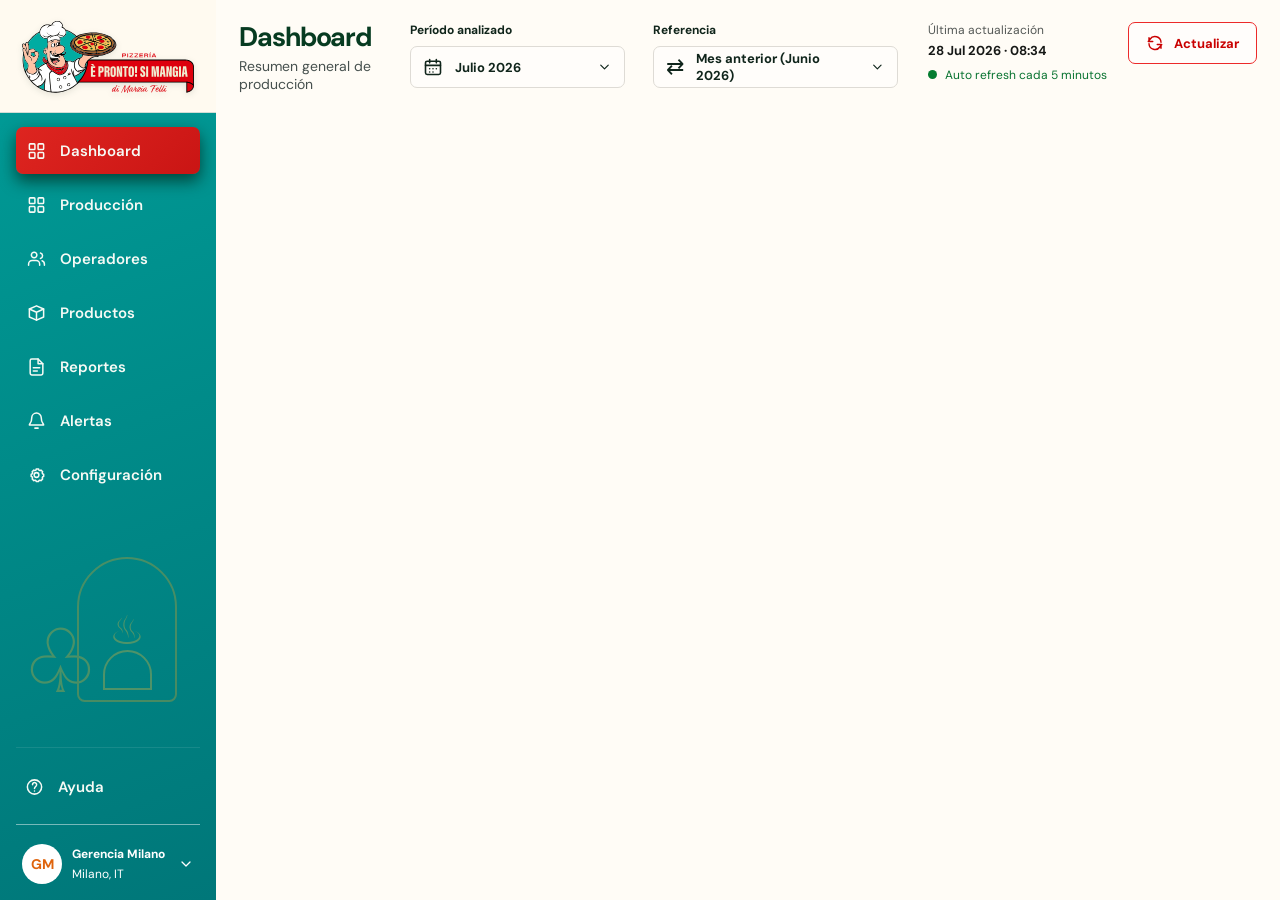
<file: index.html>
<!doctype html>
<html lang="es">
  <head>
    <meta charset="UTF-8" />
    <meta name="viewport" content="width=device-width, initial-scale=1.0" />
    <meta http-equiv="refresh" content="0; url=analitics/pages/dashboard.html" />
    <title>EPSM Manager Analytics</title>
  </head>
  <body></body>
</html>
</file>
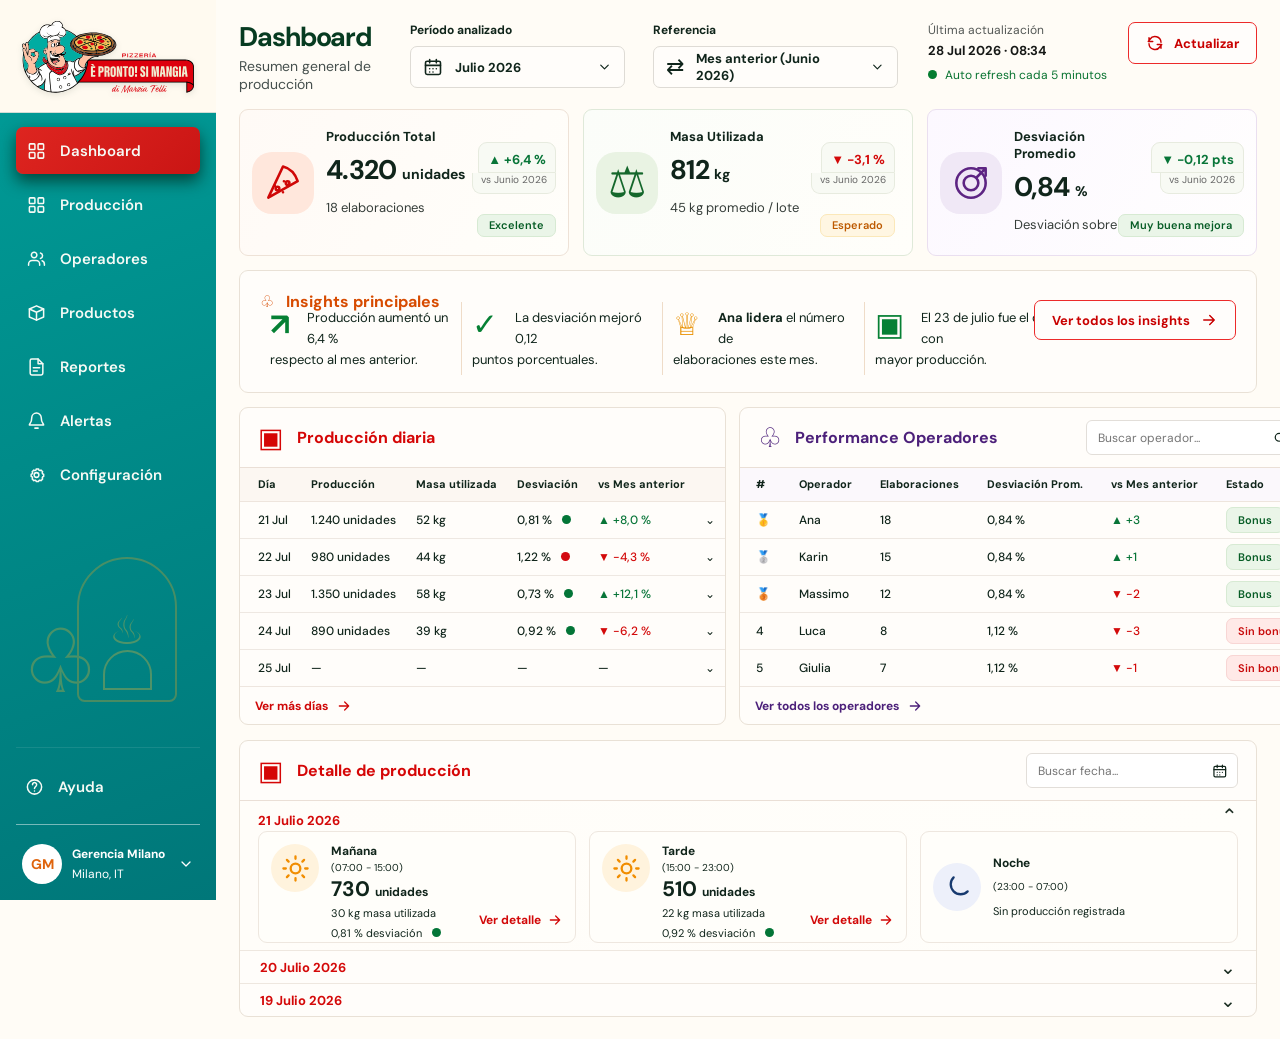
<file: analitics/pages/dashboard.html>
<!doctype html>
<html lang="es">
  <head>
    <meta charset="UTF-8" />
    <meta name="viewport" content="width=device-width, initial-scale=1.0" />
    <title>EPSM Manager Analytics</title>
    <link rel="preconnect" href="https://fonts.googleapis.com" />
    <link rel="preconnect" href="https://fonts.gstatic.com" crossorigin />
    <link href="https://fonts.googleapis.com/css2?family=DM+Sans:opsz,wght@9..40,400;9..40,500;9..40,600;9..40,700&family=Playfair+Display:ital,wght@0,600;0,700;1,600&display=swap" rel="stylesheet" />
    <link rel="stylesheet" href="../css/theme.css" />
    <link rel="stylesheet" href="../css/layout.css" />
    <link rel="stylesheet" href="../css/components.css" />
    <link rel="stylesheet" href="../css/dashboard.css" />
  </head>
  <body>
    <svg class="icon-sprite" aria-hidden="true">
      <symbol id="i-grid" viewBox="0 0 24 24"><rect x="3" y="3" width="7" height="7" rx="1"/><rect x="14" y="3" width="7" height="7" rx="1"/><rect x="3" y="14" width="7" height="7" rx="1"/><rect x="14" y="14" width="7" height="7" rx="1"/></symbol>
      <symbol id="i-users" viewBox="0 0 24 24"><path d="M16 20v-1.5a4.5 4.5 0 0 0-4.5-4.5h-5A4.5 4.5 0 0 0 2 18.5V20"/><circle cx="9" cy="7" r="3.5"/><path d="M17 4.5a3.5 3.5 0 0 1 0 6.8M22 20v-1.5a4.5 4.5 0 0 0-3-4.25"/></symbol>
      <symbol id="i-box" viewBox="0 0 24 24"><path d="m3 7 9-4 9 4v10l-9 4-9-4z"/><path d="m3 7 9 4 9-4M12 11v10"/></symbol>
      <symbol id="i-file" viewBox="0 0 24 24"><path d="M14 2H6a2 2 0 0 0-2 2v16a2 2 0 0 0 2 2h12a2 2 0 0 0 2-2V8z"/><path d="M14 2v6h6M8 13h8M8 17h5"/></symbol>
      <symbol id="i-bell" viewBox="0 0 24 24"><path d="M18 8a6 6 0 0 0-12 0c0 7-3 7-3 9h18c0-2-3-2-3-9M10 21h4"/></symbol>
      <symbol id="i-settings" viewBox="0 0 24 24"><circle cx="12" cy="12" r="3"/><path d="M19.4 15a1.7 1.7 0 0 0 .34 1.88l.06.06-2.15 2.15-.06-.06a1.7 1.7 0 0 0-1.88-.34 1.7 1.7 0 0 0-1.03 1.56v.1h-3.05v-.1A1.7 1.7 0 0 0 10.6 18.7a1.7 1.7 0 0 0-1.88.34l-.06.06-2.15-2.15.06-.06A1.7 1.7 0 0 0 6.9 15a1.7 1.7 0 0 0-1.56-1.03h-.1v-3.05h.1A1.7 1.7 0 0 0 6.9 9.9a1.7 1.7 0 0 0-.34-1.88L6.5 7.96l2.15-2.15.06.06a1.7 1.7 0 0 0 1.88.34 1.7 1.7 0 0 0 1.03-1.56v-.1h3.05v.1A1.7 1.7 0 0 0 15.7 6.2a1.7 1.7 0 0 0 1.88-.34l.06-.06 2.15 2.15-.06.06a1.7 1.7 0 0 0-.34 1.88 1.7 1.7 0 0 0 1.56 1.03h.1v3.05h-.1A1.7 1.7 0 0 0 19.4 15Z"/></symbol>
      <symbol id="i-calendar" viewBox="0 0 24 24"><rect x="3" y="5" width="18" height="16" rx="2"/><path d="M16 3v4M8 3v4M3 10h18M8 14h.01M12 14h.01M16 14h.01M8 18h.01M12 18h.01"/></symbol>
      <symbol id="i-search" viewBox="0 0 24 24"><circle cx="11" cy="11" r="6"/><path d="m16 16 4 4"/></symbol>
      <symbol id="i-refresh" viewBox="0 0 24 24"><path d="M20 11a8 8 0 0 0-14.7-4L3 10M4 5v5h5M4 13a8 8 0 0 0 14.7 4L21 14M20 19v-5h-5"/></symbol>
      <symbol id="i-chevron" viewBox="0 0 24 24"><path d="m6 9 6 6 6-6"/></symbol>
      <symbol id="i-arrow" viewBox="0 0 24 24"><path d="M5 12h14M13 6l6 6-6 6"/></symbol>
      <symbol id="i-help" viewBox="0 0 24 24"><circle cx="12" cy="12" r="9"/><path d="M9.5 9a2.6 2.6 0 1 1 4.65 1.6c-1.15 1.4-2.15 1.53-2.15 3.4M12 17h.01"/></symbol>
      <symbol id="i-pizza" viewBox="0 0 24 24"><path d="M4 20 12 3c3.8 1 6.6 3.8 8 8z"/><path d="M7.5 13.5h.01M12.5 11h.01M12 17h.01"/><circle cx="9" cy="15" r="1"/><circle cx="14.5" cy="12" r="1"/></symbol>
      <symbol id="i-target" viewBox="0 0 24 24"><circle cx="12" cy="12" r="8"/><circle cx="12" cy="12" r="4"/><path d="m15 9 5-5M16 4h4v4"/></symbol>
      <symbol id="i-sun" viewBox="0 0 24 24"><circle cx="12" cy="12" r="4"/><path d="M12 2v2M12 20v2M4.9 4.9l1.4 1.4M17.7 17.7l1.4 1.4M2 12h2M20 12h2M4.9 19.1l1.4-1.4M17.7 6.3l1.4-1.4"/></symbol>
      <symbol id="i-moon" viewBox="0 0 24 24"><path d="M20.4 15.2A8 8 0 0 1 8.8 3.6 8 8 0 1 0 20.4 15.2Z"/></symbol>
    </svg>
    <aside class="sidebar">
      <img class="brand" src="../../assets/logo.svg" alt="Trattoria EPSM Manager Analytics" />
      <nav class="main-nav" aria-label="Navegación principal">
        <a class="nav-link active" href="#"><svg><use href="#i-grid"/></svg>Dashboard</a><a class="nav-link" href="#"><svg><use href="#i-grid"/></svg>Producción</a><a class="nav-link" href="#"><svg><use href="#i-users"/></svg>Operadores</a><a class="nav-link" href="#"><svg><use href="#i-box"/></svg>Productos</a><a class="nav-link" href="#"><svg><use href="#i-file"/></svg>Reportes</a><a class="nav-link" href="#"><svg><use href="#i-bell"/></svg>Alertas</a><a class="nav-link" href="#"><svg><use href="#i-settings"/></svg>Configuración</a>
      </nav>
      <div class="sidebar-illustration" aria-hidden="true"><div class="plant">♧</div><div class="oven"><span>♨</span></div></div>
      <div class="sidebar-footer"><a class="nav-link" href="#"><svg><use href="#i-help"/></svg>Ayuda</a><div class="profile"><span class="avatar">GM</span><span><strong>Gerencia Milano</strong><small>Milano, IT</small></span><svg><use href="#i-chevron"/></svg></div></div>
    </aside>
    <main class="dashboard">
      <header class="topbar">
        <div><h1>Dashboard</h1><p>Resumen general de producción</p></div>
        <div class="filters"><label>Período analizado<span class="select-control"><svg><use href="#i-calendar"/></svg>Julio 2026<svg class="chevron"><use href="#i-chevron"/></svg></span></label><label>Referencia<span class="select-control wide"><span class="switch">⇄</span>Mes anterior (Junio 2026)<svg class="chevron"><use href="#i-chevron"/></svg></span></label></div>
        <div class="refresh"><span>Última actualización</span><strong>28 Jul 2026 · 08:34</strong><em><i></i>Auto refresh cada 5 minutos</em></div><button class="button-outline"><svg><use href="#i-refresh"/></svg>Actualizar</button>
      </header>
      <div id="summary-root"></div>
      <div id="insights-root"></div>
      <section class="data-grid">
        <div id="production-summary-root"></div>
        <div id="operators-root"></div>
      </section>
      <div id="production-detail-root"></div>
    </main>
    <script type="module" src="../js/app.js"></script>
  </body>
</html>
</file>
<file: analitics/css/theme.css>
/* ==========================================================
   DESIGN TOKENS
   ========================================================== */
:root{
    --green:#003f25;
    --green-2:#086331;
    --red:#d80b0b;
    --cream:#fffcf6;
    --paper:#fffefa;
    --ink:#10251b;
    --muted:#53605b;
    --line:#e9e1d6;
    --orange:#df5b00;
    --purple:#522486;
    --soft-red:#fff7f3;
    --soft-green:#f7fbf4;
    --soft-purple:#fbf8ff;
    --success:#057134;
    --danger:#dc1010;
    font-family:'DM Sans',Arial,sans-serif;
    color:var(--ink);
    font-synthesis:none
}

/* ==========================================================
   GLOBAL RESET
   ========================================================== */
*{
    box-sizing:border-box
}

body{
    margin:0;
    background:var(--cream);
    font-size:14px
}

/* ==========================================================
   GLOBAL ELEMENTS
   ========================================================== */
.icon-sprite{
    display:none
}

svg{
    width:20px;
    height:20px;
    fill:none;
    stroke:currentColor;
    stroke-width:1.9;
    stroke-linecap:round;
    stroke-linejoin:round
}

button,input{
    font:inherit
}

button{
    cursor:pointer
}
</file>
<file: analitics/css/layout.css>
/* ==========================================================
   APPLICATION SIDEBAR
   ========================================================== */
.sidebar{
    position:fixed;
    inset:0 auto 0 0;
    width:216px;
    padding:21px 16px 16px;
    background:linear-gradient(160deg,#009e99 0%,#008b89 48%,#007779 100%);
    color:#fff;
    display:flex;
    flex-direction:column;
    overflow:hidden
}

.sidebar:before{
    content:'';
    position:absolute;
    inset:0 0 auto;
    height:112px;
    background:#fffaf0;
    border-bottom:1px solid rgba(0,89,91,.18)
}

.brand{
    position:relative;
    z-index:1;
    width:172px;
    height:73px;
    object-fit:contain;
    margin:0 auto 18px;
    filter:drop-shadow(0 2px 3px rgba(20,43,32,.12))
}

.main-nav{
    position:relative;
    z-index:1;
    border-top:1px solid rgba(255,255,255,.19);
    padding-top:15px;
    display:grid;
    gap:7px
}

.nav-link{
    height:47px;
    color:#f6faf5;
    text-decoration:none;
    display:flex;
    align-items:center;
    gap:14px;
    padding:0 11px;
    border-radius:7px;
    font-size:15px;
    font-weight:600
}

.nav-link svg{
    width:19px
}

.nav-link.active{
    background:linear-gradient(135deg,#de2520,#ca1514);
    box-shadow:0 7px 16px #001f10aa
}

.sidebar-illustration{
    height:1px;
    flex:1;
    min-height:250px;
    position:relative;
    opacity:.35;
    border-bottom:1px solid #ffffff44
}

.oven{
    position:absolute;
    bottom:45px;
    left:61px;
    width:100px;
    height:145px;
    border:2px solid #cda12d;
    border-radius:52px 52px 8px 8px;
    color:#e1b53c;
    display:grid;
    place-items:center;
    font-size:40px
}

.oven:after{
    content:'';
    position:absolute;
    bottom:10px;
    width:45px;
    height:36px;
    border:2px solid #e1b53c;
    border-radius:25px 25px 0 0
}

.plant{
    position:absolute;
    bottom:28px;
    left:5px;
    font-size:88px;
    color:#d4ad36
}

.sidebar-footer{
    padding-top:15px
}

.sidebar-footer .nav-link{
    padding-left:9px
}

.profile{
    margin-top:14px;
    border-top:1px solid #ffffff77;
    padding:19px 6px 0;
    display:flex;
    align-items:center;
    gap:10px
}

.profile .avatar{
    width:40px;
    height:40px;
    display:grid;
    place-items:center;
    background:#fff;
    border-radius:50%;
    color:#df640d;
    font-weight:700
}

.profile strong,.profile small{
    display:block;
    font-size:12px
}

.profile small{
    margin-top:4px;
    font-weight:400
}

.profile svg{
    margin-left:auto;
    width:16px
}

/* ==========================================================
   DASHBOARD SHELL
   ========================================================== */
.dashboard{
    margin-left:216px;
    min-width:0;
    padding:22px 23px 22px;
    max-width:1600px
}

.topbar{
    height:67px;
    display:flex;
    align-items:flex-start;
    gap:30px;
    margin-bottom:20px
}

.topbar h1{
    font-size:27px;
    line-height:30px;
    letter-spacing:-1.1px;
    margin:0;
    color:#073b21
}

.topbar p{
    margin:5px 0;
    color:#46504e;
    font-size:14px
}

.filters{
    display:flex;
    gap:28px;
    margin-left:auto
}

.filters label{
    font-size:12px;
    font-weight:700;
    display:grid;
    gap:8px
}

.select-control{
    height:42px;
    border:1px solid #dedbd5;
    border-radius:7px;
    background:#fffdfa;
    display:flex;
    align-items:center;
    gap:12px;
    padding:0 12px;
    min-width:215px;
    font-size:13px
}

.select-control.wide{
    min-width:245px
}

.select-control .chevron{
    margin-left:auto;
    width:15px
}

.switch{
    font-size:22px;
    line-height:1
}

.refresh{
    width:170px;
    display:grid;
    gap:4px;
    font-size:12px;
    color:#535755
}

.refresh strong{
    color:#171917;
    font-size:13px
}

.refresh em{
    font-style:normal;
    color:#087330;
    white-space:nowrap;
    margin-top:4px
}

.refresh i{
    display:inline-block;
    width:9px;
    height:9px;
    background:#057d31;
    border-radius:50%;
    margin-right:8px
}

.button-outline{
    border:1px solid #ec2a2a;
    color:#c90000;
    background:#fffdfb;
    border-radius:7px;
    height:42px;
    padding:0 17px;
    display:flex;
    align-items:center;
    gap:10px;
    font-weight:700;
    font-size:13px
}

.button-outline svg{
    width:18px
}

.kpi-grid{
    display:grid;
    grid-template-columns:repeat(3,minmax(0,1fr));
    gap:14px
}

.data-grid{
    display:grid;
    grid-template-columns:1fr 1.28fr;
    gap:13px;
    margin-top:14px
}

/* ==========================================================
   RESPONSIVE LAYOUT
   ========================================================== */
@media(max-width:1100px){
.dashboard{
    padding:20px
}

.topbar{
    height:auto;
    flex-wrap:wrap
}

.filters{
    margin-left:0
}

.refresh{
    margin-left:auto
}

.data-grid{
    grid-template-columns:1fr
}

.sidebar{
    width:190px
}

.dashboard{
    margin-left:190px
}

}

@media(max-width:780px){
.sidebar{
    position:static;
    width:100%;
    height:auto
}

.sidebar-illustration,.sidebar-footer{
    display:none
}

.main-nav{
    display:flex;
    overflow:auto
}

.nav-link{
    white-space:nowrap
}

.dashboard{
    margin:0
}

.kpi-grid{
    grid-template-columns:1fr
}

.filters{
    flex-wrap:wrap
}

.insights{
    display:none
}

}
</file>
<file: analitics/css/components.css>
/* ==========================================================
   SHARED PANELS AND KPI CARDS
   ========================================================== */
.panel{
    border:1px solid var(--line);
    border-radius:9px;
    background:#fffdfa;
    overflow:hidden
}

.kpi-card{
    height:147px;
    border:1px solid #eee2d7;
    border-radius:9px;
    display:flex;
    align-items:center;
    padding:23px 15px;
    gap:20px;
    background:linear-gradient(120deg,#fffaf6,#fffefa)
}

.kpi-card.green{
    background:linear-gradient(120deg,#fbfdf9,#fffefa);
    border-color:#dfe9d9
}

.kpi-card.purple{
    background:linear-gradient(120deg,#fcf8ff,#fffefe);
    border-color:#eadff0
}

.metric-icon{
    width:75px;
    height:75px;
    flex:0 0 75px;
    border-radius:20px;
    display:grid;
    place-items:center;
    background:#ffe7dc;
    color:#cf0707
}

.metric-icon svg{
    width:44px;
    height:44px;
    stroke-width:1.4
}

.metric-icon span{
    font-size:43px;
    line-height:1
}

.green .metric-icon{
    color:#14672b;
    background:#e9f3e3
}

.purple .metric-icon{
    color:#5d2483;
    background:#f0e8f6
}

.metric{
    align-self:stretch;
    display:flex;
    flex-direction:column;
    gap:7px;
    min-width:0
}

.metric b{
    font-size:13px
}

.metric strong{
    font-size:31px;
    line-height:35px;
    letter-spacing:-.7px;
    white-space:nowrap
}

.metric strong small{
    font-size:14px;
    letter-spacing:0
}

.metric span{
    font-size:13px;
    color:#353d39;
    white-space:nowrap
}

.metric-side{
    align-self:stretch;
    display:flex;
    flex-direction:column;
    text-align:right;
    align-items:flex-end
}

.metric-side>strong{
    margin-top:14px;
    border:1px solid #e7ebdf;
    background:#f8faf4;
    padding:8px 9px 4px;
    border-radius:9px 9px 0 0;
    font-size:15px;
    white-space:nowrap
}

.metric-side>small{
    background:#f8faf4;
    border:1px solid #e7ebdf;
    border-top:0;
    border-radius:0 0 9px 9px;
    padding:0 8px 7px;
    color:#666;
    font-size:10px;
    white-space:nowrap
}

.metric-side em{
    margin-top:auto
}

.positive{
    color:#087538
}

.negative{
    color:#d30a0a
}

.tag{
    border-radius:7px;
    padding:5px 11px;
    font-size:11px;
    font-style:normal;
    font-weight:600;
    line-height:1;
    white-space:nowrap
}

.success{
    color:#075d26;
    background:#eaf5e8;
    border:1px solid #d7ead3
}

.warn{
    color:#bd5a00;
    background:#fff6e2;
    border:1px solid #fbe8b9
}

.danger{
    color:#c80b0b;
    background:#ffe9e7;
    border:1px solid #f8d6d4
}

/* ==========================================================
   INSIGHTS MODULE
   ========================================================== */
.insights{
    height:123px;
    margin-top:14px;
    position:relative;
    padding:20px
}

.section-title{
    display:flex;
    align-items:center;
    gap:12px;
    font-size:16px
}

.section-title:first-letter{
    font-size:26px
}

.orange{
    color:#d74b00
}

.insight-list{
    position:absolute;
    left:20px;
    right:190px;
    bottom:17px;
    display:grid;
    grid-template-columns:repeat(4,1fr)
}

.insight-list p{
    border-right:1px solid #efdcc8;
    margin:0;
    padding:5px 20px;
    font-size:13px;
    line-height:21px
}

.insight-list p:last-child{
    border:0
}

.insight-list b{
    color:#068034;
    font-size:31px;
    float:left;
    line-height:36px;
    margin-right:17px
}

.insight-list p:nth-child(3) b{
    color:#e99000
}

.button-outline.small{
    position:absolute;
    right:20px;
    top:29px;
    height:40px
}

/* ==========================================================
   DATA TABLES AND PANEL ACTIONS
   ========================================================== */
.panel-header{
    height:60px;
    display:flex;
    align-items:center;
    padding:0 18px;
    border-bottom:1px solid #eadfd6
}

.panel-header h2{
    font-size:16px;
    color:#d50606;
    margin:0;
    display:flex;
    align-items:center;
    gap:13px
}

.panel-header h2 span{
    font-size:27px
}

.operators .panel-header h2{
    color:#4c207a
}

.search{
    margin-left:auto;
    width:212px;
    height:35px;
    border:1px solid #e2ded9;
    background:#fff;
    border-radius:6px;
    display:flex;
    align-items:center;
    padding:0 9px
}

.search input{
    border:0;
    outline:0;
    width:100%;
    font-size:12px;
    background:transparent
}

.search svg{
    width:17px
}

.table-panel table{
    width:100%;
    border-collapse:collapse;
    font-size:12px
}

.table-panel th{
    text-align:left;
    font-size:11px;
    height:33px;
    background:#fcf7f2;
    border-bottom:1px solid #eee5dd;
    padding:0 18px;
    white-space:nowrap
}

.operators th{
    background:#fbf8fc
}

.table-panel td{
    height:37px;
    padding:0 18px;
    border-bottom:1px solid #eee8e2;
    white-space:nowrap;
    font-weight:500
}

.operators td{
    height:37px
}

.table-panel tbody tr:last-child td{
    border-bottom:0
}

.status-dot{
    display:inline-block;
    width:9px;
    height:9px;
    border-radius:50%;
    background:#037537;
    margin-left:7px
}

.red-dot{
    background:#d30a11
}

.panel-footer{
    height:38px;
    display:flex;
    align-items:center;
    gap:8px;
    color:#cf0707;
    padding:0 15px;
    text-decoration:none;
    font-size:12px;
    font-weight:700;
    border-top:1px solid #eee6df
}

.panel-footer svg{
    width:16px
}

.operators .panel-footer{
    color:#4c207a
}

/* ==========================================================
   PRODUCTION DETAIL MODULE
   ========================================================== */
.details{
    margin-top:15px
}

.day-detail{
    padding:0 18px 7px;
    background:linear-gradient(90deg,#fffdf9,#fffefa)
}

.day-detail h3{
    height:28px;
    margin:0;
    color:#d40909;
    font-size:13px;
    display:flex;
    align-items:end;
    justify-content:space-between
}

.day-detail h3 span{
    color:#213127;
    font-size:20px
}

.shift-grid{
    display:grid;
    grid-template-columns:repeat(3,1fr);
    gap:13px;
    margin-top:2px
}

.shift{
    height:112px;
    border:1px solid #eee7df;
    border-radius:9px;
    background:#fffefa;
    padding:12px;
    display:flex;
    align-items:flex-start;
    gap:12px
}

.shift-icon{
    width:48px;
    height:48px;
    border-radius:50%;
    display:grid;
    place-items:center;
    flex:0 0 48px
}

.shift-icon svg{
    width:29px;
    height:29px
}

.sun{
    color:#f18d00;
    background:#fff3dd
}

.moon{
    color:#173a6f;
    background:#edf0fa
}

.shift p{
    margin:0;
    display:flex;
    flex-direction:column;
    gap:3px;
    font-size:12px;
    line-height:14px
}

.shift p>b{
    font-size:12px
}

.shift p>b small{
    font-weight:400;
    color:#5e6462;
    margin-left:4px
}

.shift p>strong{
    font-size:21px;
    line-height:22px
}

.shift p>strong small{
    font-size:12px
}

.shift p>span{
    font-size:11px
}

.shift p em{
    font-style:normal;
    font-size:11px;
    margin-top:3px;
    white-space:nowrap
}

.shift p mark{
    margin-left:12px;
    padding:4px 11px;
    background:#e6f2e2;
    color:#075b25;
    border-radius:5px
}

.shift>a{
    align-self:flex-end;
    margin-left:auto;
    color:#d20909;
    font-size:12px;
    font-weight:700;
    white-space:nowrap;
    display:flex;
    gap:6px;
    align-items:center
}

.shift>a svg{
    width:16px
}

.empty{
    align-items:center
}

.empty p{
    gap:10px
}

.collapsed{
    height:33px;
    border-top:1px solid #eee7df;
    padding:0 20px;
    color:#d40909;
    font-size:13px;
    font-weight:700;
    display:flex;
    align-items:center;
    justify-content:space-between
}

.collapsed span{
    color:#1a2d21;
    font-size:19px
}
</file>
<file: analitics/css/dashboard.css>
/* ==========================================================
   DESKTOP REFINEMENTS
   ========================================================== */
@media(min-width:1200px){
.dashboard{
    padding-top:22px
}

.production table th:nth-child(1),.production table td:nth-child(1){
    padding-left:18px
}

.operators table th,.operators table td{
    padding-left:16px;
    padding-right:12px
}

}

/* ==========================================================
   COMPACT DESKTOP REFINEMENTS
   ========================================================== */
@media(max-width:1300px){
.kpi-card{
    gap:12px;
    padding:18px 12px
}

.metric-icon{
    width:62px;
    height:62px;
    flex-basis:62px
}

.metric strong{
    font-size:27px
}

.metric-side>strong{
    font-size:13px
}

.insight-list p{
    padding-left:10px;
    padding-right:10px
}

.table-panel th,.table-panel td{
    padding-left:10px;
    padding-right:10px
}

}

/* ==========================================================
   TABLET REFINEMENTS
   ========================================================== */
@media(max-width:950px){
.insights{
    height:auto
}

.insight-list{
    position:static;
    margin-top:15px;
    grid-template-columns:1fr 1fr
}

.button-outline.small{
    position:static;
    margin-top:14px
}

.shift-grid{
    grid-template-columns:1fr
}

.shift{
    height:auto;
    min-height:105px
}

}
</file>
